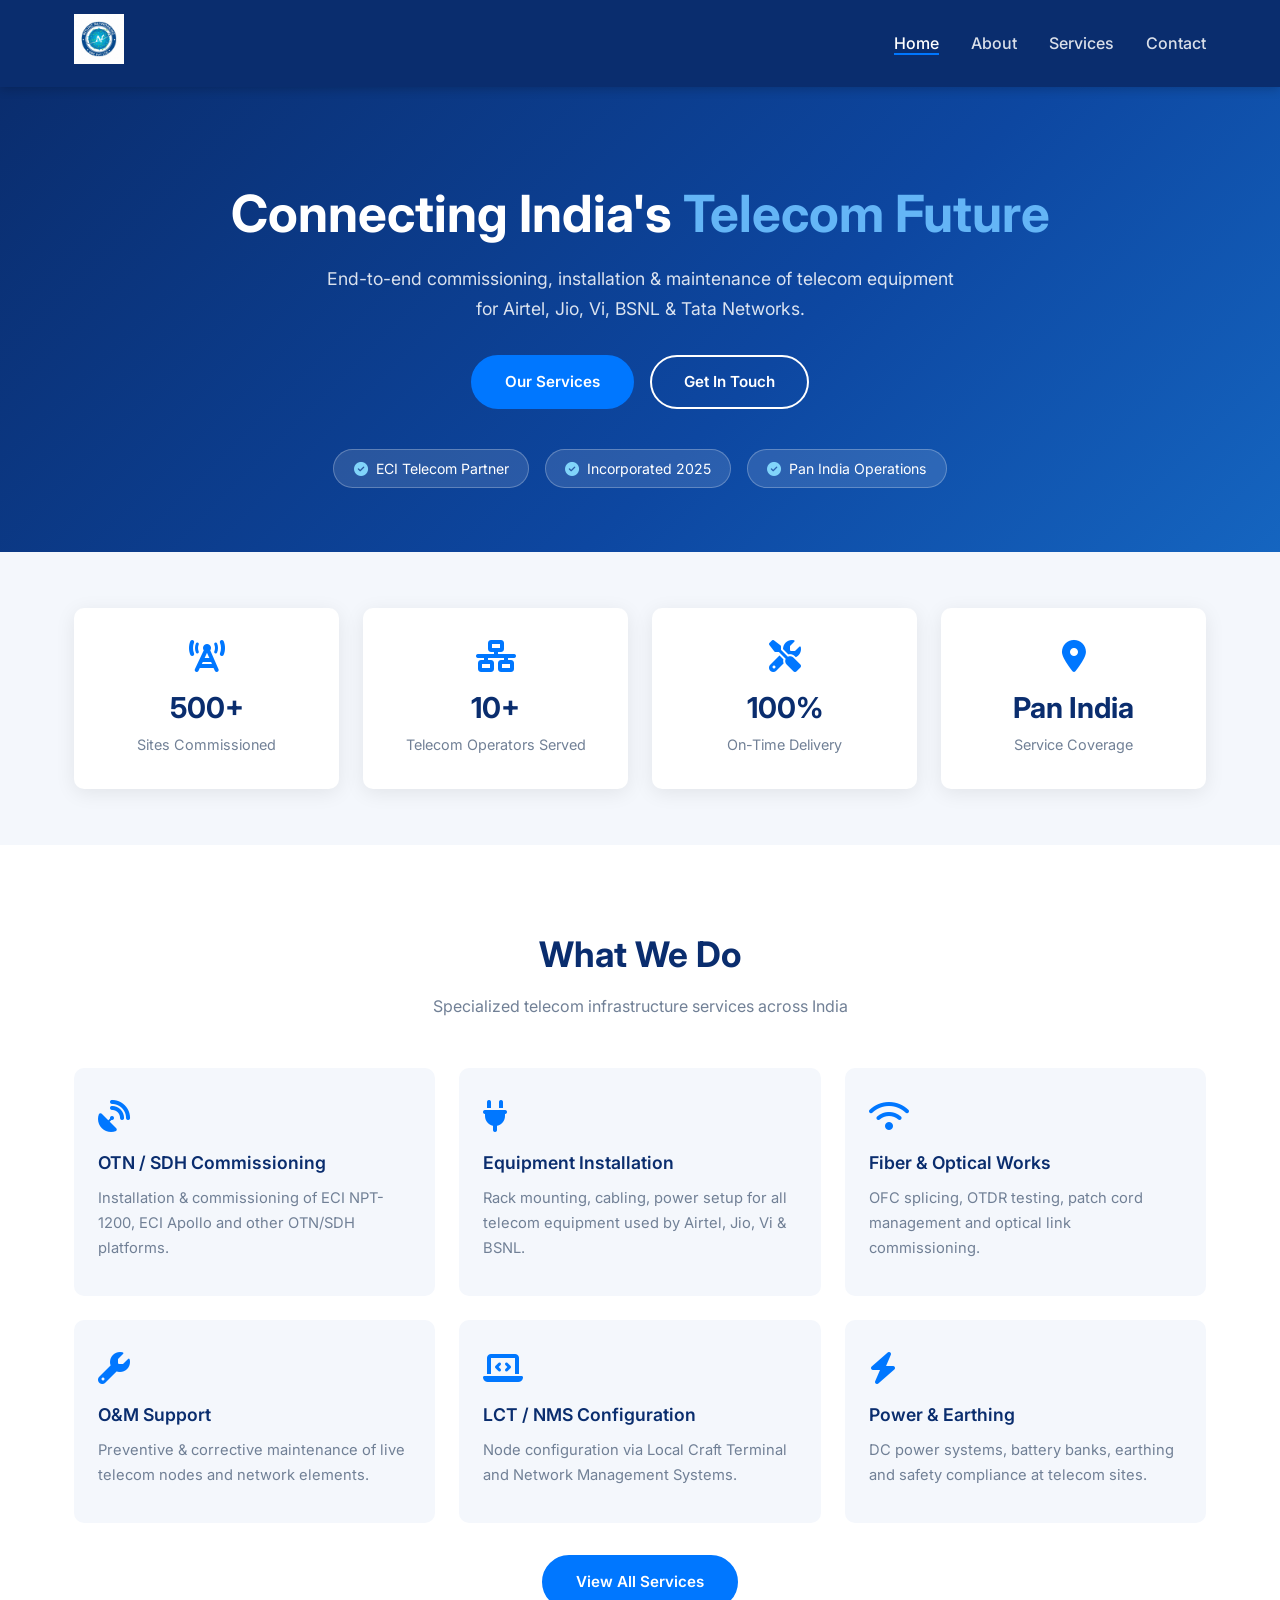
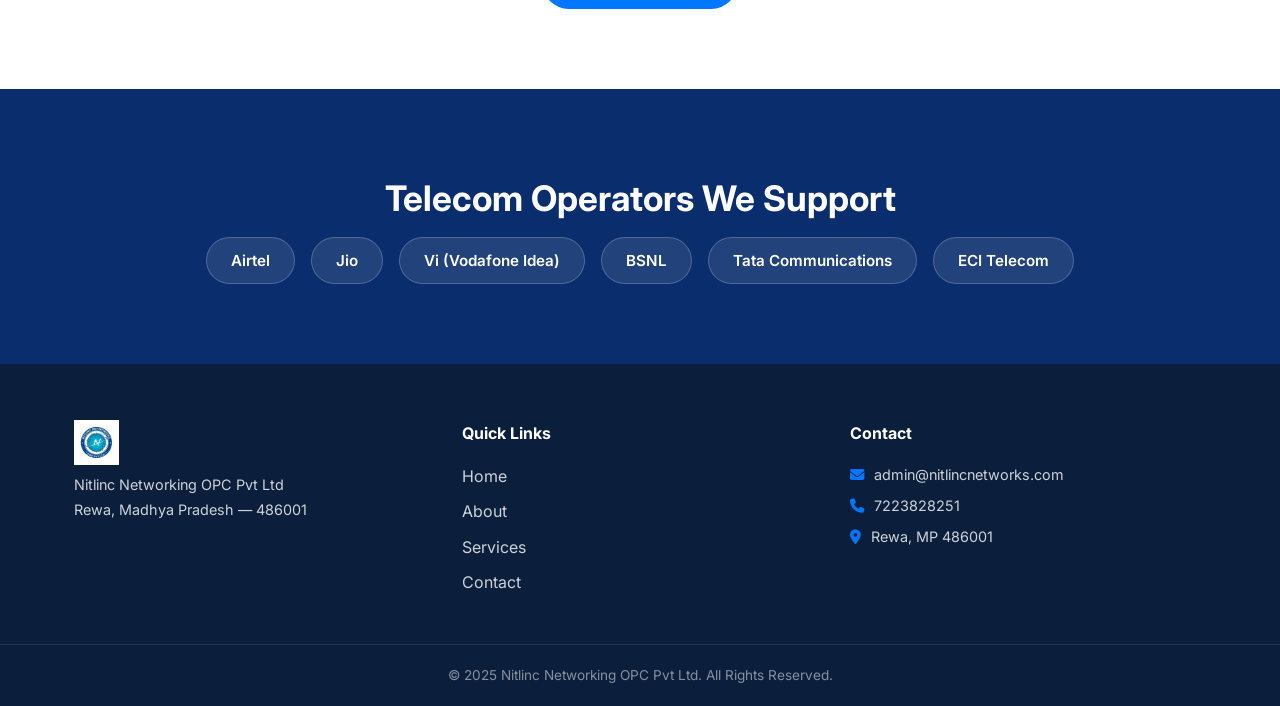
<file: index.html>
<!DOCTYPE html>
<html lang="en">
<head>
  <meta charset="UTF-8" />
  <meta name="viewport" content="width=device-width, initial-scale=1.0"/>
  <title>Nitlinc Networking OPC Pvt Ltd</title>
  <link rel="stylesheet" href="assets/css/style.css" />
 <link href="https://fonts.googleapis.com/css2?family=Inter:wght@300;400;600;700&display=swap" rel="stylesheet"/>
<link rel="stylesheet" href="https://cdnjs.cloudflare.com/ajax/libs/font-awesome/6.5.0/css/all.min.css"/>
</head>
<body>

  <!-- NAVBAR -->
  <nav class="navbar">
    <div class="container nav-inner">
      <a href="index.html" class="logo">
        <img src="assets/logo.png" alt="Nitlinc Networking Logo" height="50"/>
      </a>
      <button class="hamburger" id="hamburger"><i class="fas fa-bars"></i></button>
      <ul class="nav-links" id="navLinks">
        <li><a href="index.html" class="active">Home</a></li>
        <li><a href="about.html">About</a></li>
        <li><a href="services.html">Services</a></li>
        <li><a href="contact.html">Contact</a></li>
      </ul>
    </div>
  </nav>

  <!-- HERO -->
  <section class="hero">
    <div class="hero-content">
      <h1>Connecting India's <span>Telecom Future</span></h1>
      <p>End-to-end commissioning, installation & maintenance of telecom equipment for Airtel, Jio, Vi, BSNL & Tata Networks.</p>
      <div class="hero-btns">
        <a href="services.html" class="btn btn-primary">Our Services</a>
        <a href="contact.html" class="btn btn-outline">Get In Touch</a>
      </div>
    </div>
    <div class="hero-badges">
      <span><i class="fas fa-check-circle"></i> ECI Telecom Partner</span>
      <span><i class="fas fa-check-circle"></i> Incorporated 2025</span>
      <span><i class="fas fa-check-circle"></i> Pan India Operations</span>
    </div>
  </section>

  <!-- STATS -->
  <section class="stats">
    <div class="container stats-grid">
      <div class="stat-card">
        <i class="fas fa-tower-cell"></i>
        <h3>500+</h3>
        <p>Sites Commissioned</p>
      </div>
      <div class="stat-card">
        <i class="fas fa-network-wired"></i>
        <h3>10+</h3>
        <p>Telecom Operators Served</p>
      </div>
      <div class="stat-card">
        <i class="fas fa-tools"></i>
        <h3>100%</h3>
        <p>On-Time Delivery</p>
      </div>
      <div class="stat-card">
        <i class="fas fa-map-marker-alt"></i>
        <h3>Pan India</h3>
        <p>Service Coverage</p>
      </div>
    </div>
  </section>

  <!-- SERVICES PREVIEW -->
  <section class="services-preview section">
    <div class="container">
      <h2 class="section-title">What We Do</h2>
      <p class="section-sub">Specialized telecom infrastructure services across India</p>
      <div class="services-grid">
        <div class="service-card">
          <i class="fas fa-satellite-dish"></i>
          <h3>OTN / SDH Commissioning</h3>
          <p>Installation & commissioning of ECI NPT-1200, ECI Apollo and other OTN/SDH platforms.</p>
        </div>
        <div class="service-card">
          <i class="fas fa-plug"></i>
          <h3>Equipment Installation</h3>
          <p>Rack mounting, cabling, power setup for all telecom equipment used by Airtel, Jio, Vi & BSNL.</p>
        </div>
        <div class="service-card">
          <i class="fas fa-fiber-optic fa-wifi"></i>
          <h3>Fiber & Optical Works</h3>
          <p>OFC splicing, OTDR testing, patch cord management and optical link commissioning.</p>
        </div>
        <div class="service-card">
          <i class="fas fa-wrench"></i>
          <h3>O&M Support</h3>
          <p>Preventive & corrective maintenance of live telecom nodes and network elements.</p>
        </div>
        <div class="service-card">
          <i class="fas fa-laptop-code"></i>
          <h3>LCT / NMS Configuration</h3>
          <p>Node configuration via Local Craft Terminal and Network Management Systems.</p>
        </div>
        <div class="service-card">
          <i class="fas fa-bolt"></i>
          <h3>Power & Earthing</h3>
          <p>DC power systems, battery banks, earthing and safety compliance at telecom sites.</p>
        </div>
      </div>
      <div style="text-align:center; margin-top:2rem;">
        <a href="services.html" class="btn btn-primary">View All Services</a>
      </div>
    </div>
  </section>

  <!-- CLIENTS / OPERATORS -->
  <section class="clients section">
    <div class="container">
      <h2 class="section-title">Telecom Operators We Support</h2>
      <div class="clients-row">
        <span>Airtel</span>
        <span>Jio</span>
        <span>Vi (Vodafone Idea)</span>
        <span>BSNL</span>
        <span>Tata Communications</span>
        <span>ECI Telecom</span>
      </div>
    </div>
  </section>

  <!-- FOOTER -->
  <footer class="footer">
    <div class="container footer-inner">
      <div>
        <img src="assets/logo.png" alt="Logo" height="45"/>
        <p>Nitlinc Networking OPC Pvt Ltd<br/>Rewa, Madhya Pradesh — 486001</p>
      </div>
      <div>
        <h4>Quick Links</h4>
        <ul>
          <li><a href="index.html">Home</a></li>
          <li><a href="about.html">About</a></li>
          <li><a href="services.html">Services</a></li>
          <li><a href="contact.html">Contact</a></li>
        </ul>
      </div>
      <div>
        <h4>Contact</h4>
        <p><i class="fas fa-envelope"></i> admin@nitlincnetworks.com</p>
          <p><i class="fas fa-phone"></i> 7223828251</p>
        <p><i class="fas fa-map-marker-alt"></i> Rewa, MP 486001</p>
      </div>
    </div>
    <div class="footer-bottom">
      <p>© 2025 Nitlinc Networking OPC Pvt Ltd. All Rights Reserved.</p>
    </div>
  </footer>

  <script src="assets/js/main.js"></script>
</body>
</html>
</file>
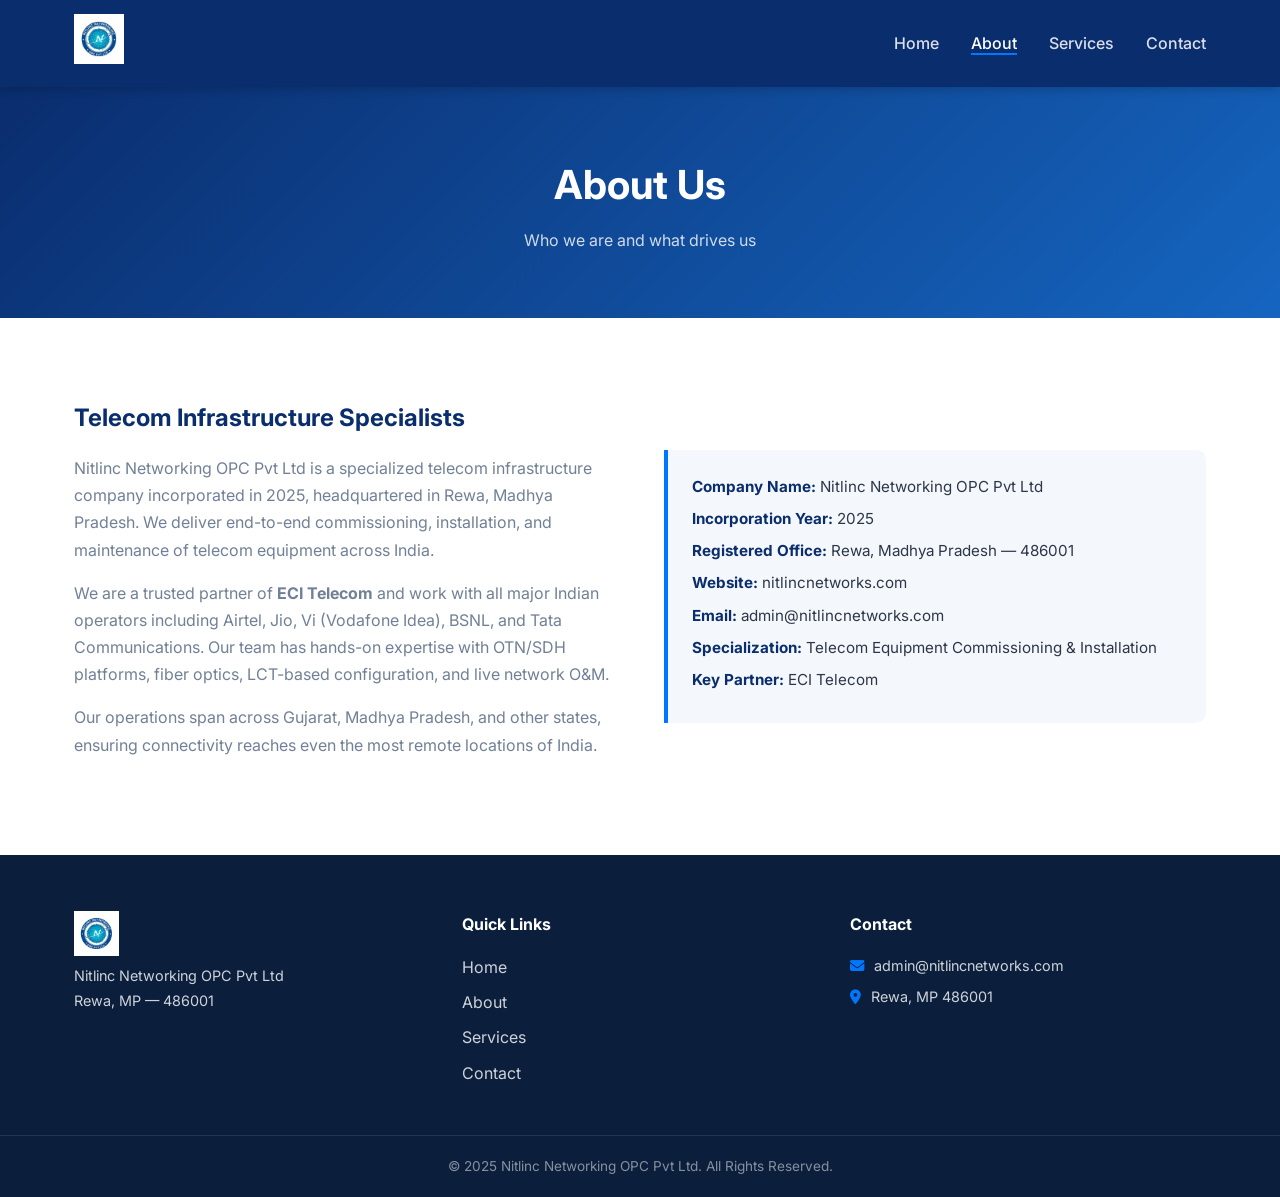
<file: about.html>
<!DOCTYPE html>
<html lang="en">
<head>
  <meta charset="UTF-8"/>
  <meta name="viewport" content="width=device-width, initial-scale=1.0"/>
  <title>About — Nitlinc Networking</title>
   <link rel="stylesheet" href="assets/css/style.css"/>
<link href="https://fonts.googleapis.com/css2?family=Inter:wght@300;400;600;700&display=swap" rel="stylesheet"/>
<link rel="stylesheet" href="https://cdnjs.cloudflare.com/ajax/libs/font-awesome/6.5.0/css/all.min.css"/>
</head>
<body>

  <nav class="navbar">
    <div class="container nav-inner">
      <a href="index.html" class="logo"><img src="assets/logo.png" alt="Logo" height="50"/></a>
      <button class="hamburger" id="hamburger"><i class="fas fa-bars"></i></button>
      <ul class="nav-links" id="navLinks">
        <li><a href="index.html">Home</a></li>
        <li><a href="about.html" class="active">About</a></li>
        <li><a href="services.html">Services</a></li>
        <li><a href="contact.html">Contact</a></li>
      </ul>
    </div>
  </nav>

  <section class="page-hero">
    <h1>About Us</h1>
    <p>Who we are and what drives us</p>
  </section>

  <section class="section">
    <div class="container about-grid">
      <div class="about-text">
        <h2>Telecom Infrastructure Specialists</h2>
        <p>Nitlinc Networking OPC Pvt Ltd is a specialized telecom infrastructure company incorporated in 2025, headquartered in Rewa, Madhya Pradesh. We deliver end-to-end commissioning, installation, and maintenance of telecom equipment across India.</p>
        <p>We are a trusted partner of <strong>ECI Telecom</strong> and work with all major Indian operators including Airtel, Jio, Vi (Vodafone Idea), BSNL, and Tata Communications. Our team has hands-on expertise with OTN/SDH platforms, fiber optics, LCT-based configuration, and live network O&M.</p>
        <p>Our operations span across Gujarat, Madhya Pradesh, and other states, ensuring connectivity reaches even the most remote locations of India.</p>
      </div>
      <div>
        <div class="info-box">
          <p><strong>Company Name:</strong> Nitlinc Networking OPC Pvt Ltd</p>
          <p><strong>Incorporation Year:</strong> 2025</p>
          <p><strong>Registered Office:</strong> Rewa, Madhya Pradesh — 486001</p>
          <p><strong>Website:</strong> nitlincnetworks.com</p>
          <p><strong>Email:</strong> admin@nitlincnetworks.com</p>
          <p><strong>Specialization:</strong> Telecom Equipment Commissioning & Installation</p>
          <p><strong>Key Partner:</strong> ECI Telecom</p>
        </div>
      </div>
    </div>
  </section>

  <footer class="footer">
    <div class="container footer-inner">
      <div>
        <img src="assets/logo.png" alt="Logo" height="45"/>
        <p>Nitlinc Networking OPC Pvt Ltd<br/>Rewa, MP — 486001</p>
      </div>
      <div>
        <h4>Quick Links</h4>
        <ul>
          <li><a href="index.html">Home</a></li>
          <li><a href="about.html">About</a></li>
          <li><a href="services.html">Services</a></li>
          <li><a href="contact.html">Contact</a></li>
        </ul>
      </div>
      <div>
        <h4>Contact</h4>
        <p><i class="fas fa-envelope"></i> admin@nitlincnetworks.com</p>
        <p><i class="fas fa-map-marker-alt"></i> Rewa, MP 486001</p>
      </div>
    </div>
    <div class="footer-bottom">
      <p>© 2025 Nitlinc Networking OPC Pvt Ltd. All Rights Reserved.</p>
    </div>
  </footer>

  <script src="assets/js/main.js"></script>
</body>
</html>
</file>
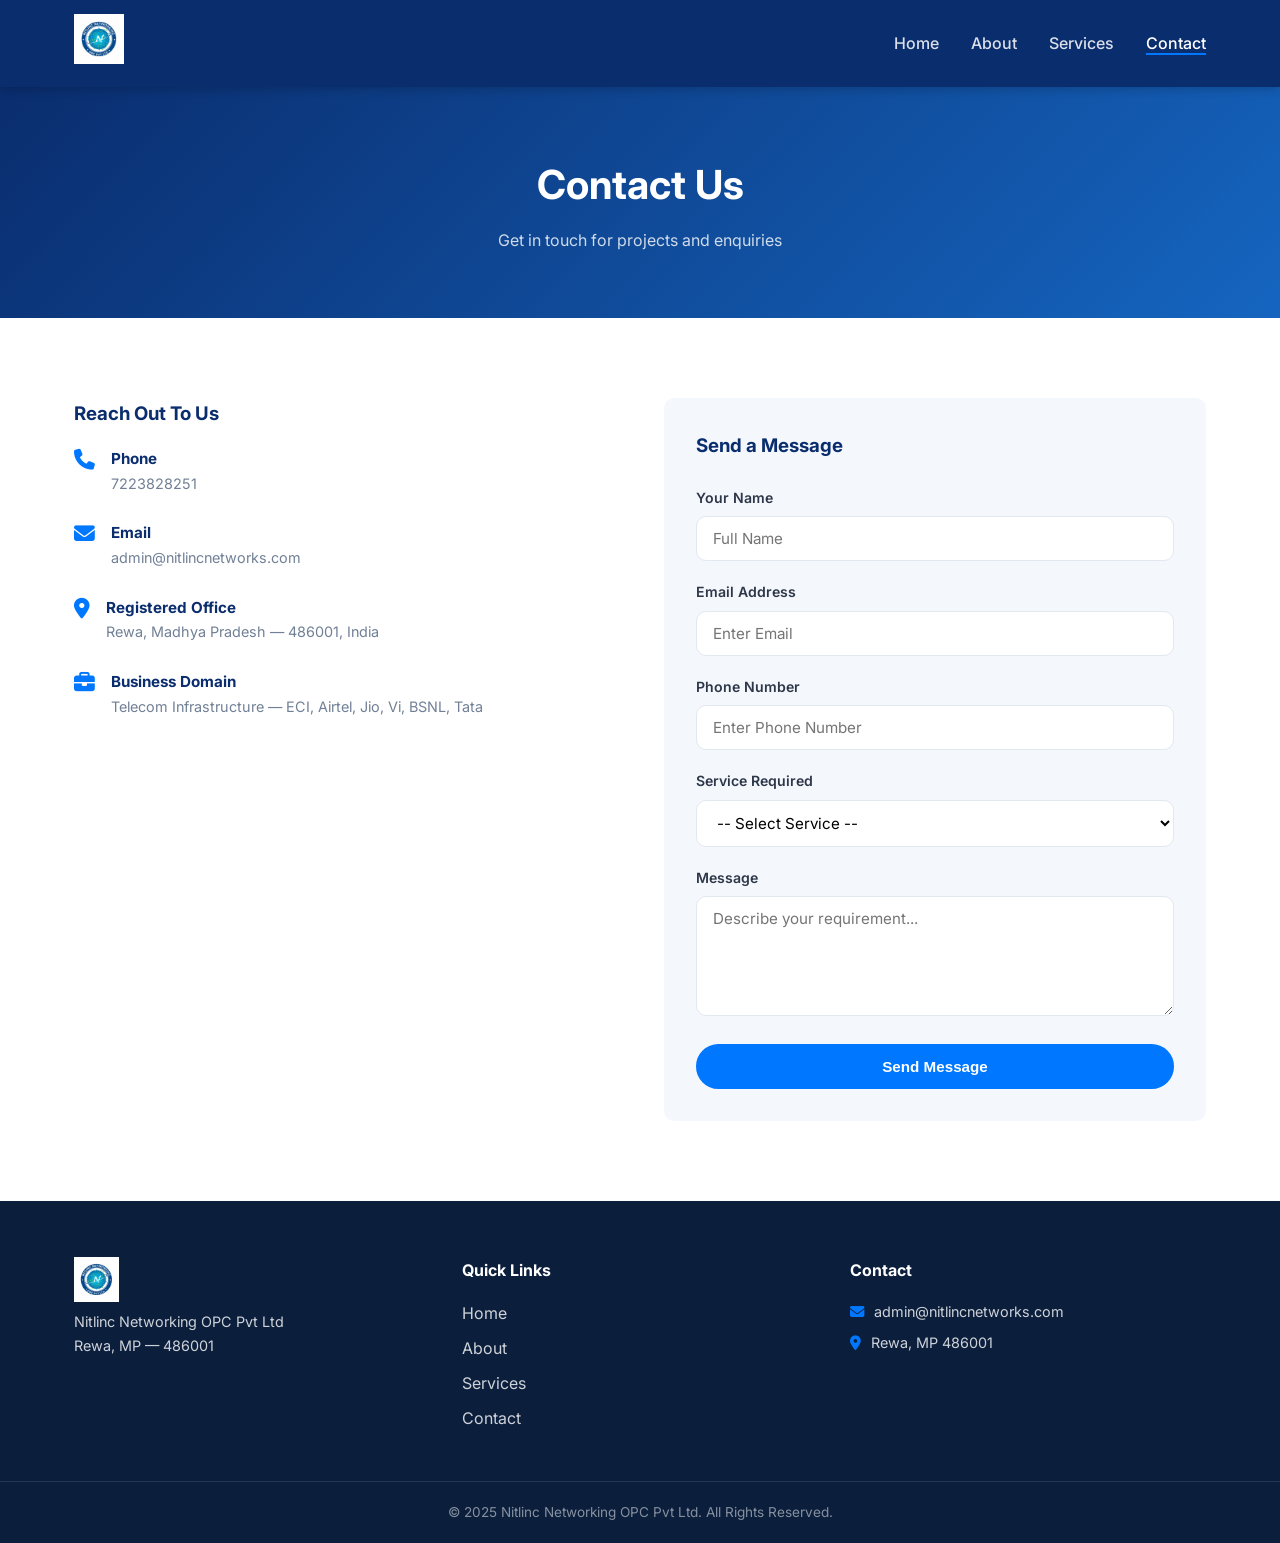
<file: contact.html>
<!DOCTYPE html>
<html lang="en">
<head>
  <meta charset="UTF-8"/>
  <meta name="viewport" content="width=device-width, initial-scale=1.0"/>
  <title>Contact — Nitlinc Networking</title>
  <link rel="stylesheet" href="assets/css/style.css"/>
<link href="https://fonts.googleapis.com/css2?family=Inter:wght@300;400;600;700&display=swap" rel="stylesheet"/>
<link rel="stylesheet" href="https://cdnjs.cloudflare.com/ajax/libs/font-awesome/6.5.0/css/all.min.css"/>
</head>
<body>

  <nav class="navbar">
    <div class="container nav-inner">
      <a href="index.html" class="logo"><img src="assets/logo.png" alt="Logo" height="50"/></a>
      <button class="hamburger" id="hamburger"><i class="fas fa-bars"></i></button>
      <ul class="nav-links" id="navLinks">
        <li><a href="index.html">Home</a></li>
        <li><a href="about.html">About</a></li>
        <li><a href="services.html">Services</a></li>
        <li><a href="contact.html" class="active">Contact</a></li>
      </ul>
    </div>
  </nav>

  <section class="page-hero">
    <h1>Contact Us</h1>
    <p>Get in touch for projects and enquiries</p>
  </section>

  <section class="section">
    <div class="container contact-grid">
      <div class="contact-info">
        <h3>Reach Out To Us</h3>
           <div class="contact-item">
        <i class="fas fa-phone"></i>
        <div>
          <h4>Phone</h4>
          <p>7223828251</p>
        </div>
      </div>
        <div class="contact-item">
          <i class="fas fa-envelope"></i>
          <div>
            <h4>Email</h4>
            <p>admin@nitlincnetworks.com</p>
          </div>
        </div>
        <div class="contact-item">
          <i class="fas fa-map-marker-alt"></i>
          <div>
            <h4>Registered Office</h4>
            <p>Rewa, Madhya Pradesh — 486001, India</p>
          </div>
        </div>
        <div class="contact-item">
          <i class="fas fa-briefcase"></i>
          <div>
            <h4>Business Domain</h4>
            <p>Telecom Infrastructure — ECI, Airtel, Jio, Vi, BSNL, Tata</p>
          </div>
        </div>
      </div>

      <div class="contact-form">
        <h3>Send a Message</h3>
        <!-- For static sites use Formspree or Web3Forms -->
        <form action="[formspree.io](https://formspree.io/f/YOUR_FORM_ID)" method="POST">
          <div class="form-group">
            <label>Your Name</label>
            <input type="text" name="name" placeholder="Full Name" required/>
          </div>
          <div class="form-group">
            <label>Email Address</label>
            <input type="email" name="email" placeholder="Enter Email" required/>
          </div>
          <div class="form-group">
            <label>Phone Number</label>
            <input type="tel" name="phone" placeholder="Enter Phone Number"/>
          </div>
          <div class="form-group">
            <label>Service Required</label>
            <select name="service">
              <option value="">-- Select Service --</option>
              <option>OTN/SDH Commissioning</option>
              <option>Equipment Installation</option>
              <option>Fiber & Optical Works</option>
              <option>O&M Support</option>
              <option>LCT/NMS Configuration</option>
              <option>Power & Earthing</option>
            </select>
          </div>
          <div class="form-group">
            <label>Message</label>
            <textarea name="message" placeholder="Describe your requirement..."></textarea>
          </div>
          <button type="submit" class="btn btn-primary" style="width:100%">Send Message</button>
        </form>
      </div>
    </div>
  </section>

  <footer class="footer">
    <div class="container footer-inner">
      <div>
        <img src="assets/logo.png" alt="Logo" height="45"/>
        <p>Nitlinc Networking OPC Pvt Ltd<br/>Rewa, MP — 486001</p>
      </div>
      <div>
        <h4>Quick Links</h4>
        <ul>
          <li><a href="index.html">Home</a></li>
          <li><a href="about.html">About</a></li>
          <li><a href="services.html">Services</a></li>
          <li><a href="contact.html">Contact</a></li>
        </ul>
      </div>
      <div>
        <h4>Contact</h4>
        <p><i class="fas fa-envelope"></i> admin@nitlincnetworks.com</p>
        <p><i class="fas fa-map-marker-alt"></i> Rewa, MP 486001</p>
      </div>
    </div>
    <div class="footer-bottom">
      <p>© 2025 Nitlinc Networking OPC Pvt Ltd. All Rights Reserved.</p>
    </div>
  </footer>

  <script src="assets/js/main.js"></script>
</body>
</html>
</file>
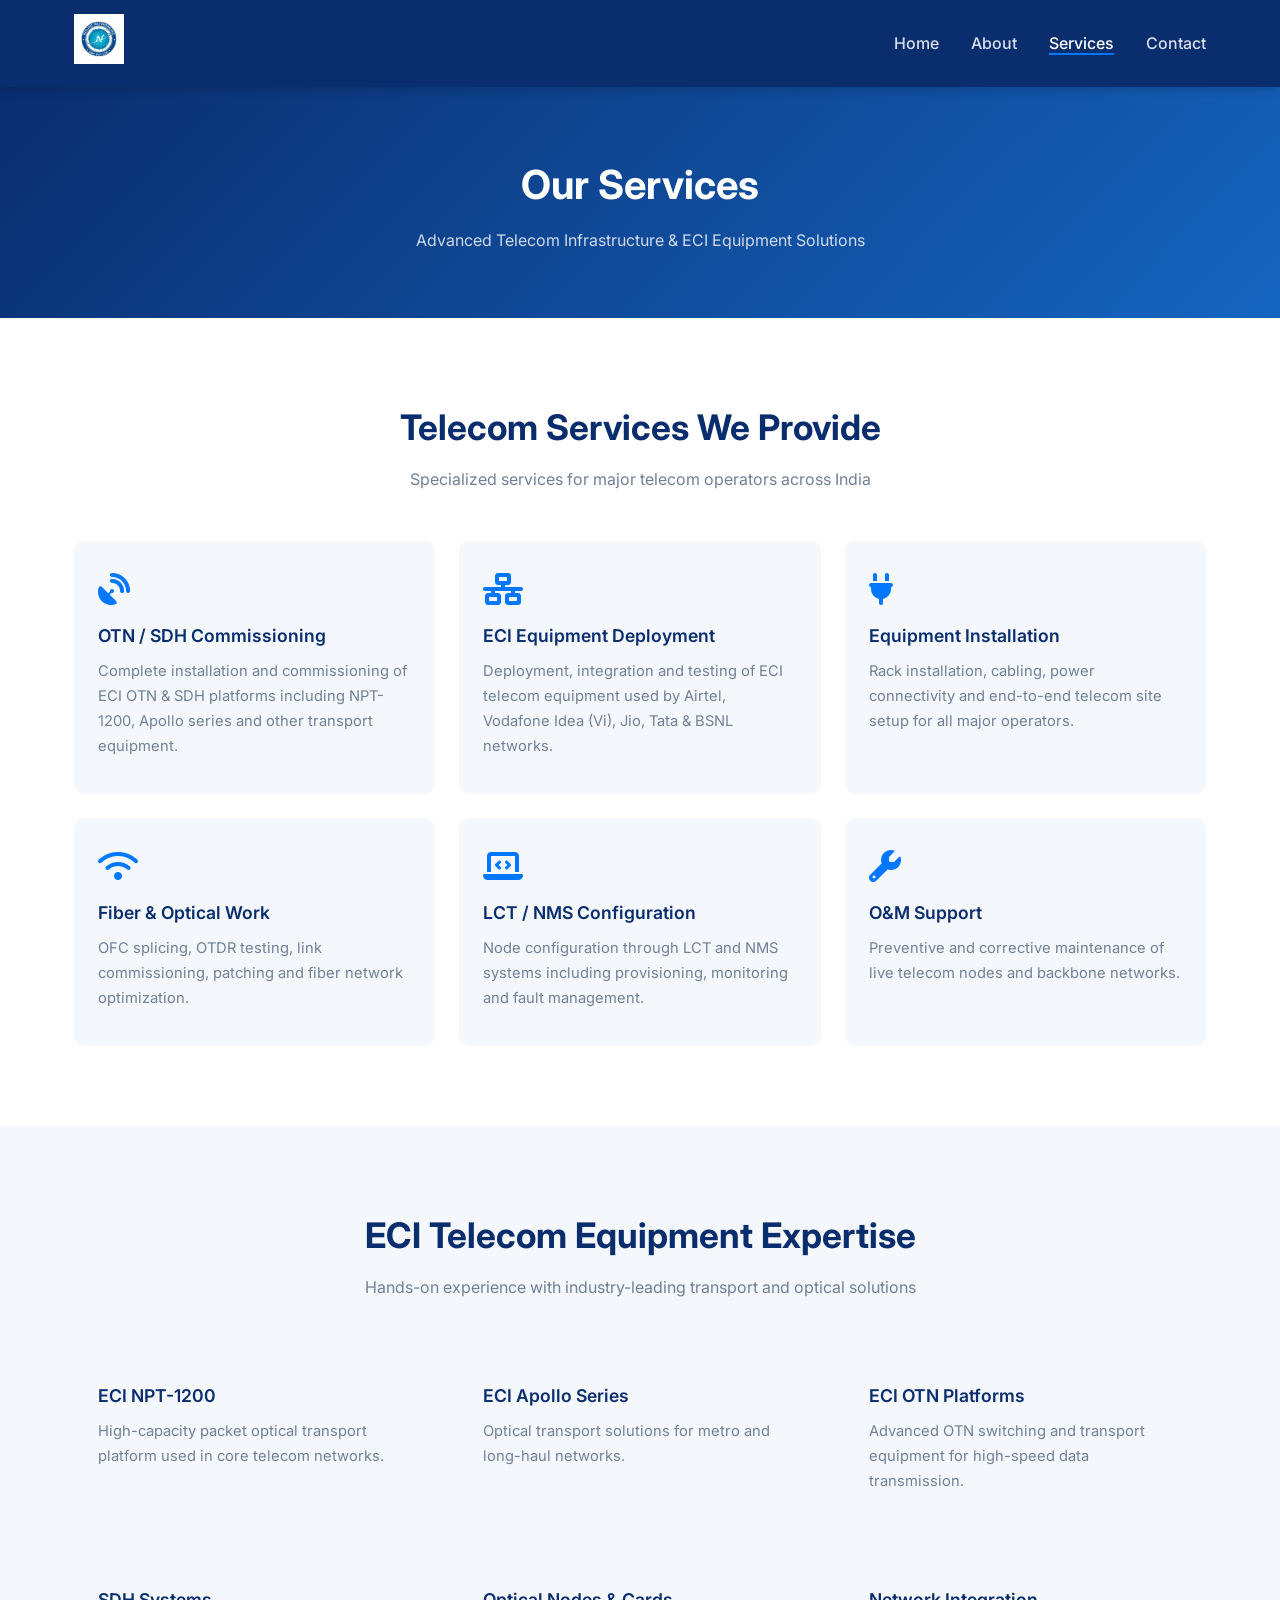
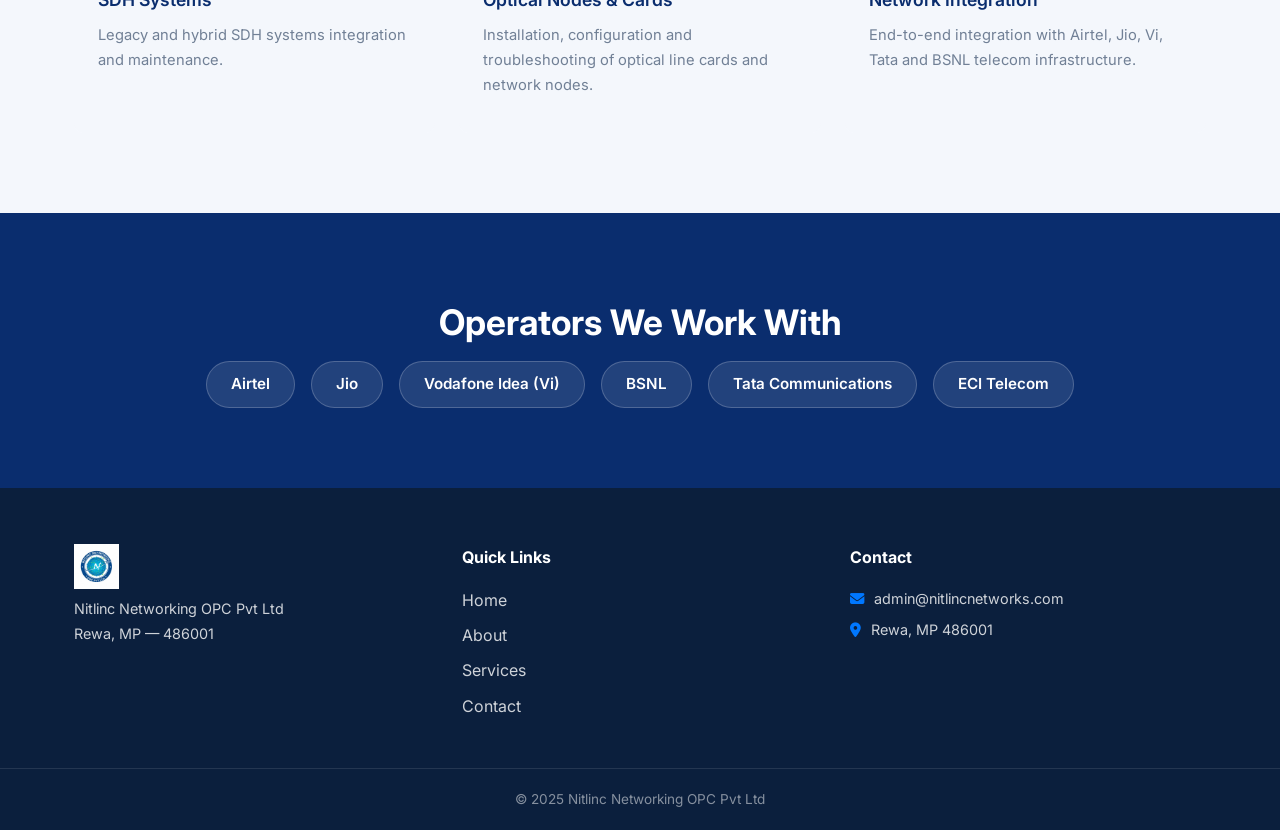
<file: services.html>
<!DOCTYPE html>
<html lang="en">
<head>
<meta charset="UTF-8"/>
<meta name="viewport" content="width=device-width, initial-scale=1.0"/>
<title>Services — Nitlinc Networking</title>

<link rel="stylesheet" href="assets/css/style.css"/>
<link href="https://fonts.googleapis.com/css2?family=Inter:wght@300;400;600;700&display=swap" rel="stylesheet"/>
<link rel="stylesheet" href="https://cdnjs.cloudflare.com/ajax/libs/font-awesome/6.5.0/css/all.min.css"/>

</head>

<body>

<!-- NAVBAR -->
<nav class="navbar">
  <div class="container nav-inner">
    <a href="index.html" class="logo">
      <img src="assets/logo.png" height="50"/>
    </a>

    <button class="hamburger" id="hamburger"><i class="fas fa-bars"></i></button>

    <ul class="nav-links" id="navLinks">
      <li><a href="index.html">Home</a></li>
      <li><a href="about.html">About</a></li>
      <li><a href="services.html" class="active">Services</a></li>
      <li><a href="contact.html">Contact</a></li>
    </ul>
  </div>
</nav>

<!-- HERO -->
<section class="page-hero">
  <h1>Our Services</h1>
  <p>Advanced Telecom Infrastructure & ECI Equipment Solutions</p>
</section>

<!-- SERVICES -->
<section class="section">
  <div class="container">

    <h2 class="section-title">Telecom Services We Provide</h2>
    <p class="section-sub">Specialized services for major telecom operators across India</p>

    <div class="services-grid">

      <div class="service-card">
        <i class="fas fa-satellite-dish"></i>
        <h3>OTN / SDH Commissioning</h3>
        <p>
          Complete installation and commissioning of ECI OTN & SDH platforms including NPT-1200, Apollo series and other transport equipment.
        </p>
      </div>

      <div class="service-card">
        <i class="fas fa-network-wired"></i>
        <h3>ECI Equipment Deployment</h3>
        <p>
          Deployment, integration and testing of ECI telecom equipment used by Airtel, Vodafone Idea (Vi), Jio, Tata & BSNL networks.
        </p>
      </div>

      <div class="service-card">
        <i class="fas fa-plug"></i>
        <h3>Equipment Installation</h3>
        <p>
          Rack installation, cabling, power connectivity and end-to-end telecom site setup for all major operators.
        </p>
      </div>

      <div class="service-card">
        <i class="fas fa-fiber-optic fa-wifi"></i>
        <h3>Fiber & Optical Work</h3>
        <p>
          OFC splicing, OTDR testing, link commissioning, patching and fiber network optimization.
        </p>
      </div>

      <div class="service-card">
        <i class="fas fa-laptop-code"></i>
        <h3>LCT / NMS Configuration</h3>
        <p>
          Node configuration through LCT and NMS systems including provisioning, monitoring and fault management.
        </p>
      </div>

      <div class="service-card">
        <i class="fas fa-wrench"></i>
        <h3>O&M Support</h3>
        <p>
          Preventive and corrective maintenance of live telecom nodes and backbone networks.
        </p>
      </div>

    </div>
  </div>
</section>

<!-- ECI EQUIPMENT SECTION (IMPORTANT 🔥) -->
<section class="section" style="background:#f4f7fc;">
  <div class="container">

    <h2 class="section-title">ECI Telecom Equipment Expertise</h2>
    <p class="section-sub">Hands-on experience with industry-leading transport and optical solutions</p>

    <div class="services-grid">

      <div class="service-card">
        <h3>ECI NPT-1200</h3>
        <p>High-capacity packet optical transport platform used in core telecom networks.</p>
      </div>

      <div class="service-card">
        <h3>ECI Apollo Series</h3>
        <p>Optical transport solutions for metro and long-haul networks.</p>
      </div>

      <div class="service-card">
        <h3>ECI OTN Platforms</h3>
        <p>Advanced OTN switching and transport equipment for high-speed data transmission.</p>
      </div>

      <div class="service-card">
        <h3>SDH Systems</h3>
        <p>Legacy and hybrid SDH systems integration and maintenance.</p>
      </div>

      <div class="service-card">
        <h3>Optical Nodes & Cards</h3>
        <p>Installation, configuration and troubleshooting of optical line cards and network nodes.</p>
      </div>

      <div class="service-card">
        <h3>Network Integration</h3>
        <p>End-to-end integration with Airtel, Jio, Vi, Tata and BSNL telecom infrastructure.</p>
      </div>

    </div>

  </div>
</section>

<!-- CLIENTS -->
<section class="clients section">
  <div class="container">
    <h2 class="section-title">Operators We Work With</h2>

    <div class="clients-row">
      <span>Airtel</span>
      <span>Jio</span>
      <span>Vodafone Idea (Vi)</span>
      <span>BSNL</span>
      <span>Tata Communications</span>
      <span>ECI Telecom</span>
    </div>

  </div>
</section>

<!-- FOOTER -->
<footer class="footer">
  <div class="container footer-inner">
    <div>
      <img src="assets/logo.png" height="45"/>
      <p>Nitlinc Networking OPC Pvt Ltd<br/>Rewa, MP — 486001</p>
    </div>

    <div>
      <h4>Quick Links</h4>
      <ul>
        <li><a href="index.html">Home</a></li>
        <li><a href="about.html">About</a></li>
        <li><a href="services.html">Services</a></li>
        <li><a href="contact.html">Contact</a></li>
      </ul>
    </div>

    <div>
      <h4>Contact</h4>
      <p><i class="fas fa-envelope"></i> admin@nitlincnetworks.com</p>
      <p><i class="fas fa-map-marker-alt"></i> Rewa, MP 486001</p>
    </div>
  </div>

  <div class="footer-bottom">
    <p>© 2025 Nitlinc Networking OPC Pvt Ltd</p>
  </div>
</footer>

<script src="assets/js/main.js"></script>

</body>
</html>
</file>
<file: assets/css/style.css>
/* ===== RESET & BASE ===== */
*, *::before, *::after { box-sizing: border-box; margin: 0; padding: 0; }

:root {
  --primary: #0a2d6e;
  --accent:  #0077ff;
  --light:   #f4f7fc;
  --white:   #ffffff;
  --text:    #2d3748;
  --muted:   #718096;
  --radius:  10px;
  --shadow:  0 4px 20px rgba(0,0,0,0.08);
}

html { scroll-behavior: smooth; }

body {
  font-family: 'Inter', sans-serif;
  color: var(--text);
  background: var(--white);
  line-height: 1.7;
}

a { text-decoration: none; color: inherit; }
ul { list-style: none; }
img { max-width: 100%; }

.container {
  max-width: 1180px;
  margin: 0 auto;
  padding: 0 1.5rem;
}

.section { padding: 5rem 0; }

/* ===== NAVBAR ===== */
.navbar {
  position: sticky;
  top: 0;
  z-index: 999;
  background: var(--primary);
  box-shadow: 0 2px 10px rgba(0,0,0,0.2);
}

.nav-inner {
  display: flex;
  align-items: center;
  justify-content: space-between;
  padding: 0.9rem 1.5rem;
}

.nav-links {
  display: flex;
  gap: 2rem;
}

.nav-links a {
  color: rgba(255,255,255,0.85);
  font-weight: 500;
  transition: color 0.2s;
}

.nav-links a:hover,
.nav-links a.active { color: #fff; border-bottom: 2px solid var(--accent); }

.hamburger {
  display: none;
  background: none;
  border: none;
  color: white;
  font-size: 1.4rem;
  cursor: pointer;
}

/* ===== HERO ===== */
.hero {
  background: linear-gradient(135deg, var(--primary) 0%, #0d47a1 60%, #1565c0 100%);
  color: white;
  padding: 6rem 1.5rem 4rem;
  text-align: center;
}

.hero-content h1 {
  font-size: clamp(2rem, 5vw, 3.2rem);
  font-weight: 700;
  line-height: 1.2;
  margin-bottom: 1.2rem;
}

.hero-content h1 span { color: #64b5f6; }

.hero-content p {
  font-size: 1.1rem;
  color: rgba(255,255,255,0.85);
  max-width: 650px;
  margin: 0 auto 2rem;
}

.hero-btns { display: flex; gap: 1rem; justify-content: center; flex-wrap: wrap; }

.btn {
  padding: 0.75rem 2rem;
  border-radius: 50px;
  font-weight: 600;
  font-size: 0.95rem;
  cursor: pointer;
  transition: all 0.25s;
  display: inline-block;
}

.btn-primary {
  background: var(--accent);
  color: white;
  border: 2px solid var(--accent);
}

.btn-primary:hover { background: #005fcc; border-color: #005fcc; }

.btn-outline {
  background: transparent;
  color: white;
  border: 2px solid white;
}

.btn-outline:hover { background: white; color: var(--primary); }

.hero-badges {
  display: flex;
  justify-content: center;
  flex-wrap: wrap;
  gap: 1rem;
  margin-top: 2.5rem;
}

.hero-badges span {
  background: rgba(255,255,255,0.12);
  border: 1px solid rgba(255,255,255,0.25);
  border-radius: 50px;
  padding: 0.4rem 1.2rem;
  font-size: 0.88rem;
  display: flex;
  align-items: center;
  gap: 0.5rem;
}

.hero-badges span i { color: #81d4fa; }

/* ===== STATS ===== */
.stats {
  background: var(--light);
  padding: 3.5rem 0;
}

.stats-grid {
  display: grid;
  grid-template-columns: repeat(auto-fit, minmax(180px, 1fr));
  gap: 1.5rem;
}

.stat-card {
  background: white;
  border-radius: var(--radius);
  padding: 2rem 1rem;
  text-align: center;
  box-shadow: var(--shadow);
  transition: transform 0.2s;
}

.stat-card:hover { transform: translateY(-4px); }

.stat-card i {
  font-size: 2rem;
  color: var(--accent);
  margin-bottom: 0.75rem;
}

.stat-card h3 {
  font-size: 1.8rem;
  font-weight: 700;
  color: var(--primary);
}

.stat-card p { color: var(--muted); font-size: 0.9rem; }

/* ===== SECTION TITLES ===== */
.section-title {
  text-align: center;
  font-size: clamp(1.6rem, 3vw, 2.2rem);
  font-weight: 700;
  color: var(--primary);
  margin-bottom: 0.5rem;
}

.section-sub {
  text-align: center;
  color: var(--muted);
  margin-bottom: 3rem;
}

/* ===== SERVICES GRID ===== */
.services-preview { background: white; }

.services-grid {
  display: grid;
  grid-template-columns: repeat(auto-fit, minmax(280px, 1fr));
  gap: 1.5rem;
}

.service-card {
  background: var(--light);
  border-radius: var(--radius);
  padding: 2rem 1.5rem;
  transition: all 0.25s;
  border-bottom: 3px solid transparent;
}

.service-card:hover {
  box-shadow: var(--shadow);
  border-bottom-color: var(--accent);
  transform: translateY(-3px);
}

.service-card i {
  font-size: 2rem;
  color: var(--accent);
  margin-bottom: 1rem;
  display: block;
}

.service-card h3 {
  font-size: 1.1rem;
  font-weight: 600;
  margin-bottom: 0.5rem;
  color: var(--primary);
}

.service-card p { color: var(--muted); font-size: 0.92rem; }

/* ===== CLIENTS ===== */
.clients { background: var(--primary); }

.clients .section-title { color: white; }

.clients-row {
  display: flex;
  flex-wrap: wrap;
  justify-content: center;
  gap: 1rem;
}

.clients-row span {
  background: rgba(255,255,255,0.1);
  border: 1px solid rgba(255,255,255,0.2);
  color: white;
  padding: 0.6rem 1.5rem;
  border-radius: 50px;
  font-weight: 600;
  font-size: 0.95rem;
  transition: background 0.2s;
}

.clients-row span:hover { background: var(--accent); }

/* ===== FOOTER ===== */
.footer {
  background: #0b1f3d;
  color: rgba(255,255,255,0.8);
  padding: 3.5rem 0 0;
}

.footer-inner {
  display: grid;
  grid-template-columns: repeat(auto-fit, minmax(200px, 1fr));
  gap: 2rem;
  padding-bottom: 2.5rem;
}

.footer-inner h4 {
  color: white;
  margin-bottom: 1rem;
  font-size: 1rem;
}

.footer-inner ul li { margin-bottom: 0.5rem; }
.footer-inner ul li a:hover { color: #64b5f6; }
.footer-inner p { font-size: 0.9rem; margin-bottom: 0.4rem; }
.footer-inner i { margin-right: 0.4rem; color: var(--accent); }

.footer-bottom {
  border-top: 1px solid rgba(255,255,255,0.1);
  text-align: center;
  padding: 1.2rem;
  font-size: 0.85rem;
  color: rgba(255,255,255,0.5);
}

/* ===== RESPONSIVE ===== */
@media (max-width: 768px) {
  .hamburger { display: block; }

  .nav-links {
    display: none;
    flex-direction: column;
    gap: 0;
    background: var(--primary);
    position: absolute;
    top: 65px;
    left: 0;
    right: 0;
    padding: 1rem 1.5rem;
    z-index: 999;
  }

  .nav-links.open { display: flex; }
  .nav-links li { padding: 0.6rem 0; border-bottom: 1px solid rgba(255,255,255,0.1); }
}

/* ===== ABOUT PAGE ===== */
.page-hero {
  background: linear-gradient(135deg, var(--primary), #1565c0);
  color: white;
  padding: 4rem 1.5rem;
  text-align: center;
}

.page-hero h1 { font-size: 2.5rem; margin-bottom: 0.5rem; }
.page-hero p { color: rgba(255,255,255,0.8); }

.about-grid {
  display: grid;
  grid-template-columns: 1fr 1fr;
  gap: 3rem;
  align-items: center;
}

@media (max-width: 768px) {
  .about-grid { grid-template-columns: 1fr; }
}

.about-text h2 { color: var(--primary); margin-bottom: 1rem; }
.about-text p { color: var(--muted); margin-bottom: 1rem; }

.info-box {
  background: var(--light);
  border-left: 4px solid var(--accent);
  border-radius: 0 var(--radius) var(--radius) 0;
  padding: 1.5rem;
}

.info-box p { margin-bottom: 0.4rem; font-size: 0.95rem; }
.info-box strong { color: var(--primary); }

/* ===== CONTACT PAGE ===== */
.contact-grid {
  display: grid;
  grid-template-columns: 1fr 1fr;
  gap: 3rem;
}

@media (max-width: 768px) {
  .contact-grid { grid-template-columns: 1fr; }
}

.contact-info h3 { color: var(--primary); margin-bottom: 1rem; }
.contact-item { display: flex; gap: 1rem; margin-bottom: 1.5rem; align-items: flex-start; }
.contact-item i { font-size: 1.3rem; color: var(--accent); margin-top: 0.2rem; }
.contact-item h4 { font-size: 0.95rem; color: var(--primary); }
.contact-item p { font-size: 0.9rem; color: var(--muted); }

.contact-form { background: var(--light); padding: 2rem; border-radius: var(--radius); }
.contact-form h3 { color: var(--primary); margin-bottom: 1.5rem; }

.form-group { margin-bottom: 1.2rem; }
.form-group label { display: block; font-size: 0.88rem; font-weight: 600; margin-bottom: 0.4rem; color: var(--text); }
.form-group input,
.form-group textarea,
.form-group select {
  width: 100%;
  padding: 0.75rem 1rem;
  border: 1.5px solid #e2e8f0;
  border-radius: var(--radius);
  font-family: inherit;
  font-size: 0.95rem;
  transition: border-color 0.2s;
  background: white;
}

.form-group input:focus,
.form-group textarea:focus,
.form-group select:focus {
  outline: none;
  border-color: var(--accent);
}

.form-group textarea { resize: vertical; min-height: 120px; }
</file>
